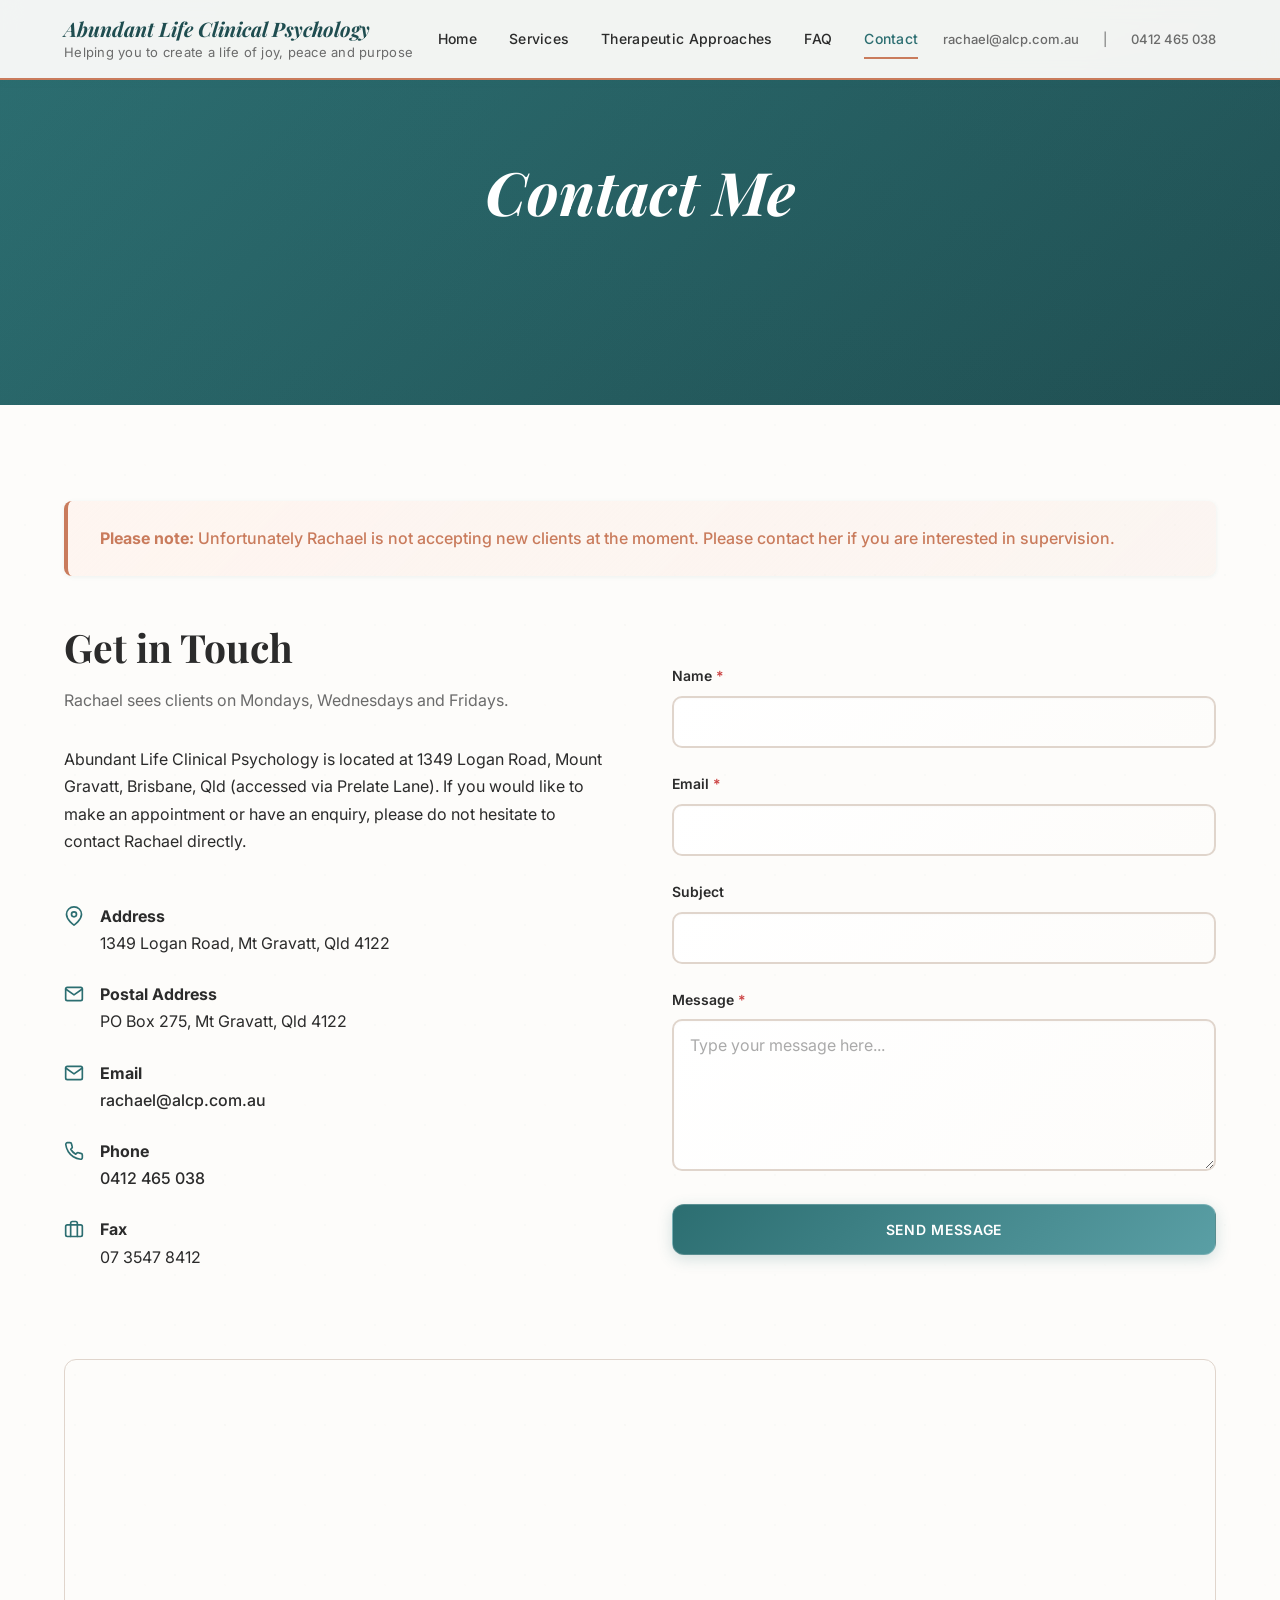
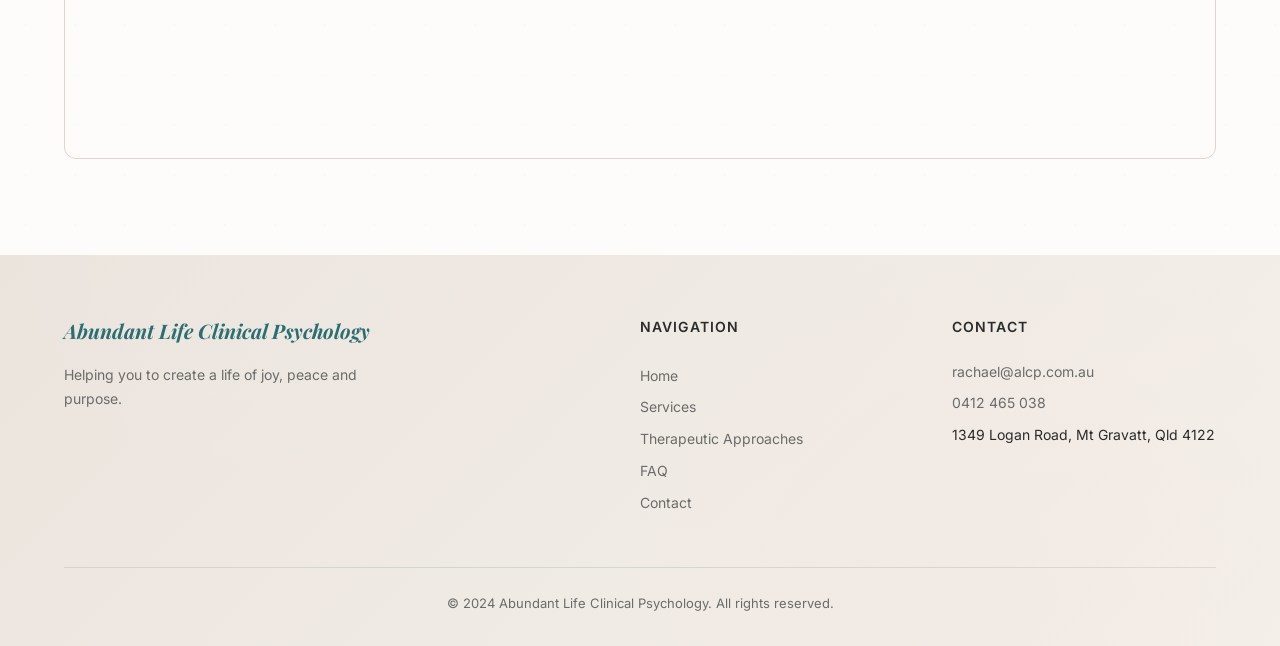
<file: contact.html>
<!DOCTYPE html>
<html lang="en">
<head>
  <meta charset="UTF-8">
  <meta name="viewport" content="width=device-width, initial-scale=1.0">
  <meta name="description" content="Contact Rachael Ambler at Abundant Life Clinical Psychology — 1349 Logan Road, Mt Gravatt, Brisbane. Phone: 0412 465 038.">
  <title>Contact | Abundant Life Clinical Psychology</title>

  <link rel="preconnect" href="https://fonts.googleapis.com">
  <link rel="preconnect" href="https://fonts.gstatic.com" crossorigin>
  <link href="https://fonts.googleapis.com/css2?family=Inter:wght@300;400;500;600;700&family=Playfair+Display:ital,wght@0,400;0,700;1,400;1,700&display=swap" rel="stylesheet">
  <link rel="stylesheet" href="css/styles.css">
</head>
<body>

  <a href="#main" class="skip-link">Skip to main content</a>
  <div class="nav-overlay" aria-hidden="true"></div>

  <!-- HEADER -->
  <header class="site-header">
    <div class="header-inner">
      <div class="site-logo">
        <a href="index.html">
          Abundant Life Clinical Psychology
          <span class="tagline">Helping you to create a life of joy, peace and purpose</span>
        </a>
      </div>
      <nav class="nav-links" aria-label="Main navigation">
        <a href="index.html">Home</a>
        <a href="services.html">Services</a>
        <a href="therapeutic-approaches.html">Therapeutic Approaches</a>
        <a href="faq.html">FAQ</a>
        <a href="contact.html" class="active">Contact</a>
      </nav>
      <div class="header-contact">
        <a href="mailto:rachael@alcp.com.au">rachael@alcp.com.au</a>
        <span>|</span>
        <a href="tel:0412465038">0412 465 038</a>
      </div>
      <button class="hamburger" aria-label="Toggle navigation" aria-expanded="false">
        <span></span><span></span><span></span>
      </button>
    </div>
  </header>

  <!-- HERO -->
  <section class="hero hero--short" aria-label="Contact banner" style="background: linear-gradient(135deg, var(--color-primary) 0%, var(--color-primary-dark) 100%);">
    <div class="hero__content">
      <h1 class="hero__title">Contact Me</h1>
    </div>
  </section>

  <main id="main">

    <section>
      <div class="container">

        <!-- ALERT BANNER -->
        <div class="alert-banner fade-in" role="alert">
          <p><strong>Please note:</strong> Unfortunately Rachael is not accepting new clients at the moment. Please contact her if you are interested in supervision.</p>
        </div>

        <div class="split">

          <!-- CONTACT DETAILS -->
          <div class="fade-in-left">
            <h2 style="margin-bottom: var(--sp-2);">Get in Touch</h2>
            <p class="text-muted" style="margin-bottom: var(--sp-4);">Rachael sees clients on Mondays, Wednesdays and Fridays.</p>
            <p style="margin-bottom: var(--sp-6);">Abundant Life Clinical Psychology is located at 1349 Logan Road, Mount Gravatt, Brisbane, Qld (accessed via Prelate Lane). If you would like to make an appointment or have an enquiry, please do not hesitate to contact Rachael directly.</p>

            <div class="contact-details">
              <div class="contact-item">
                <svg viewBox="0 0 24 24" fill="none" stroke="currentColor" stroke-width="2" stroke-linecap="round" stroke-linejoin="round"><path d="M21 10c0 7-9 13-9 13s-9-6-9-13a9 9 0 0 1 18 0z"></path><circle cx="12" cy="10" r="3"></circle></svg>
                <div>
                  <strong>Address</strong><br>
                  1349 Logan Road, Mt Gravatt, Qld 4122
                </div>
              </div>
              <div class="contact-item">
                <svg viewBox="0 0 24 24" fill="none" stroke="currentColor" stroke-width="2" stroke-linecap="round" stroke-linejoin="round"><path d="M4 4h16c1.1 0 2 .9 2 2v12c0 1.1-.9 2-2 2H4c-1.1 0-2-.9-2-2V6c0-1.1.9-2 2-2z"></path><polyline points="22,6 12,13 2,6"></polyline></svg>
                <div>
                  <strong>Postal Address</strong><br>
                  PO Box 275, Mt Gravatt, Qld 4122
                </div>
              </div>
              <div class="contact-item">
                <svg viewBox="0 0 24 24" fill="none" stroke="currentColor" stroke-width="2" stroke-linecap="round" stroke-linejoin="round"><path d="M4 4h16c1.1 0 2 .9 2 2v12c0 1.1-.9 2-2 2H4c-1.1 0-2-.9-2-2V6c0-1.1.9-2 2-2z"></path><polyline points="22,6 12,13 2,6"></polyline></svg>
                <div>
                  <strong>Email</strong><br>
                  <a href="mailto:rachael@alcp.com.au">rachael@alcp.com.au</a>
                </div>
              </div>
              <div class="contact-item">
                <svg viewBox="0 0 24 24" fill="none" stroke="currentColor" stroke-width="2" stroke-linecap="round" stroke-linejoin="round"><path d="M22 16.92v3a2 2 0 0 1-2.18 2 19.79 19.79 0 0 1-8.63-3.07 19.5 19.5 0 0 1-6-6 19.79 19.79 0 0 1-3.07-8.67A2 2 0 0 1 4.11 2h3a2 2 0 0 1 2 1.72 12.84 12.84 0 0 0 .7 2.81 2 2 0 0 1-.45 2.11L8.09 9.91a16 16 0 0 0 6 6l1.27-1.27a2 2 0 0 1 2.11-.45 12.84 12.84 0 0 0 2.81.7A2 2 0 0 1 22 16.92z"></path></svg>
                <div>
                  <strong>Phone</strong><br>
                  <a href="tel:0412465038">0412 465 038</a>
                </div>
              </div>
              <div class="contact-item">
                <svg viewBox="0 0 24 24" fill="none" stroke="currentColor" stroke-width="2" stroke-linecap="round" stroke-linejoin="round"><rect x="2" y="7" width="20" height="14" rx="2" ry="2"></rect><path d="M16 21V5a2 2 0 0 0-2-2h-4a2 2 0 0 0-2 2v16"></path></svg>
                <div>
                  <strong>Fax</strong><br>
                  07 3547 8412
                </div>
              </div>
            </div>
          </div>

          <!-- CONTACT FORM -->
          <div class="fade-in-right">
            <form class="contact-form" novalidate>
              <div class="form-group">
                <label for="name">Name <span style="color: #c44;">*</span></label>
                <input type="text" id="name" name="name" required autocomplete="name">
              </div>
              <div class="form-group">
                <label for="email">Email <span style="color: #c44;">*</span></label>
                <input type="email" id="email" name="email" required autocomplete="email">
              </div>
              <div class="form-group">
                <label for="subject">Subject</label>
                <input type="text" id="subject" name="subject">
              </div>
              <div class="form-group">
                <label for="message">Message <span style="color: #c44;">*</span></label>
                <textarea id="message" name="message" rows="6" placeholder="Type your message here..." required></textarea>
              </div>
              <button type="submit" class="btn btn--primary" style="width: 100%;">Send Message</button>
              <div class="form-success" role="status">Thanks for submitting! Rachael will get back to you soon.</div>
            </form>
          </div>

        </div>

        <!-- MAP -->
        <div class="map-container fade-in">
          <iframe
            src="https://www.google.com/maps/embed?pb=!1m18!1m12!1m3!1d3537.8547563!2d153.0827!3d-27.5535!2m3!1f0!2f0!3f0!3m2!1i1024!2i768!4f13.1!3m3!1m2!1s0x6b9144a3e!2s1349+Logan+Rd%2C+Mt+Gravatt+QLD+4122!5e0!3m2!1sen!2sau!4v1"
            width="100%"
            height="400"
            style="border:0;"
            allowfullscreen=""
            loading="lazy"
            referrerpolicy="no-referrer-when-downgrade"
            title="Map showing location of Abundant Life Clinical Psychology at 1349 Logan Road, Mt Gravatt">
          </iframe>
        </div>

      </div>
    </section>

  </main>

  <!-- FOOTER -->
  <footer class="site-footer">
    <div class="container">
      <div class="footer-inner">
        <div class="footer-brand">
          <div class="site-logo">
            <a href="index.html">Abundant Life Clinical Psychology</a>
          </div>
          <p>Helping you to create a life of joy, peace and purpose.</p>
        </div>
        <div class="footer-nav">
          <h4>Navigation</h4>
          <a href="index.html">Home</a>
          <a href="services.html">Services</a>
          <a href="therapeutic-approaches.html">Therapeutic Approaches</a>
          <a href="faq.html">FAQ</a>
          <a href="contact.html">Contact</a>
        </div>
        <div class="footer-contact">
          <h4>Contact</h4>
          <div class="footer-contact-item"><a href="mailto:rachael@alcp.com.au">rachael@alcp.com.au</a></div>
          <div class="footer-contact-item"><a href="tel:0412465038">0412 465 038</a></div>
          <div class="footer-contact-item">1349 Logan Road, Mt Gravatt, Qld 4122</div>
        </div>
      </div>
      <div class="footer-bottom">
        &copy; 2024 Abundant Life Clinical Psychology. All rights reserved.
      </div>
    </div>
  </footer>

  <script src="js/main.js"></script>
</body>
</html>
</file>
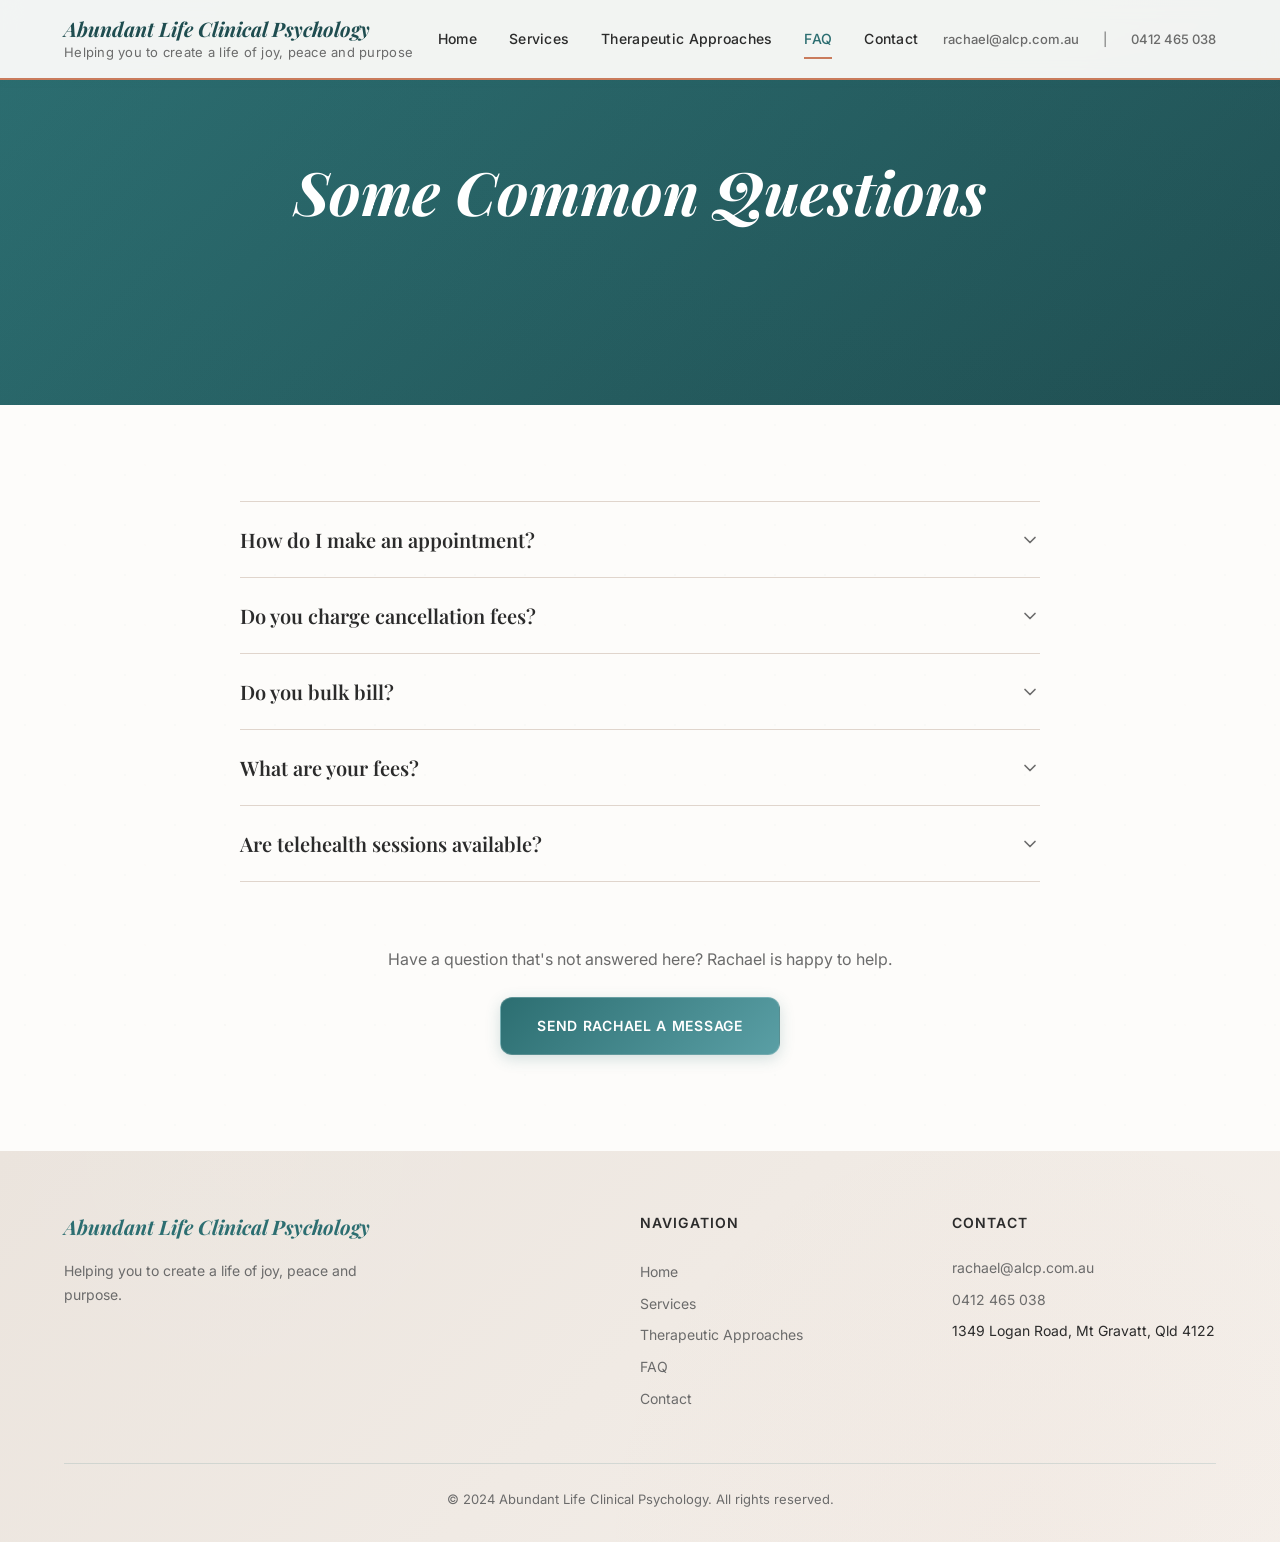
<file: faq.html>
<!DOCTYPE html>
<html lang="en">
<head>
  <meta charset="UTF-8">
  <meta name="viewport" content="width=device-width, initial-scale=1.0">
  <meta name="description" content="Frequently asked questions about appointments, fees, telehealth and more at Abundant Life Clinical Psychology.">
  <title>FAQ | Abundant Life Clinical Psychology</title>

  <link rel="preconnect" href="https://fonts.googleapis.com">
  <link rel="preconnect" href="https://fonts.gstatic.com" crossorigin>
  <link href="https://fonts.googleapis.com/css2?family=Inter:wght@300;400;500;600;700&family=Playfair+Display:ital,wght@0,400;0,700;1,400;1,700&display=swap" rel="stylesheet">
  <link rel="stylesheet" href="css/styles.css">
</head>
<body>

  <a href="#main" class="skip-link">Skip to main content</a>
  <div class="nav-overlay" aria-hidden="true"></div>

  <!-- HEADER -->
  <header class="site-header">
    <div class="header-inner">
      <div class="site-logo">
        <a href="index.html">
          Abundant Life Clinical Psychology
          <span class="tagline">Helping you to create a life of joy, peace and purpose</span>
        </a>
      </div>
      <nav class="nav-links" aria-label="Main navigation">
        <a href="index.html">Home</a>
        <a href="services.html">Services</a>
        <a href="therapeutic-approaches.html">Therapeutic Approaches</a>
        <a href="faq.html" class="active">FAQ</a>
        <a href="contact.html">Contact</a>
      </nav>
      <div class="header-contact">
        <a href="mailto:rachael@alcp.com.au">rachael@alcp.com.au</a>
        <span>|</span>
        <a href="tel:0412465038">0412 465 038</a>
      </div>
      <button class="hamburger" aria-label="Toggle navigation" aria-expanded="false">
        <span></span><span></span><span></span>
      </button>
    </div>
  </header>

  <!-- HERO -->
  <section class="hero hero--short" aria-label="FAQ banner" style="background: linear-gradient(135deg, var(--color-primary) 0%, var(--color-primary-dark) 100%);">
    <div class="hero__content">
      <h1 class="hero__title">Some Common Questions</h1>
    </div>
  </section>

  <main id="main">

    <section>
      <div class="container">
        <div class="fade-in">
          <div class="faq-list" role="list">

            <!-- Q1 -->
            <div class="faq-item" role="listitem">
              <button class="faq-question" aria-expanded="false">
                <span>How do I make an appointment?</span>
                <svg class="faq-chevron" viewBox="0 0 24 24" fill="none" stroke="currentColor" stroke-width="2" stroke-linecap="round" stroke-linejoin="round"><polyline points="6 9 12 15 18 9"></polyline></svg>
              </button>
              <div class="faq-answer" role="region">
                <div class="faq-answer__inner">
                  <p>Please call, text or email Rachael at the contact details provided on the <a href="contact.html">contacts page</a>. People have the choice of seeing Rachael privately, for which they may be entitled to receive a private health fund rebate.</p>
                  <p>If people are referred from their GP under a Mental Health Care Plan, they are able to receive a rebate from Medicare for up to 10 individual sessions and 10 group therapy sessions per calendar year. Because Rachael is an endorsed clinical Medicare provider, her clients currently receive a rebate of <strong>$145.25</strong> per individual session. (Sometimes this can be more if you have met the Medicare Safety Net Threshold). This means an out-of-pocket expense of <strong>$114.75</strong> per session.</p>
                  <p>Rachael is also registered with the Department of Veteran Affairs, and veterans who have a referral from their GP pay nothing out of pocket.</p>
                  <p>Once you have scheduled an appointment, you will be emailed more information.</p>
                </div>
              </div>
            </div>

            <!-- Q2 -->
            <div class="faq-item" role="listitem">
              <button class="faq-question" aria-expanded="false">
                <span>Do you charge cancellation fees?</span>
                <svg class="faq-chevron" viewBox="0 0 24 24" fill="none" stroke="currentColor" stroke-width="2" stroke-linecap="round" stroke-linejoin="round"><polyline points="6 9 12 15 18 9"></polyline></svg>
              </button>
              <div class="faq-answer" role="region">
                <div class="faq-answer__inner">
                  <p>If more than 24 hours notice is provided that you are unable to attend a session, no cancellation fee is applied. However, if less than 24 hours' notice is given, a cancellation fee of <strong>$120</strong> is applied, and if no notice is provided, the full rate of the session is charged.</p>
                </div>
              </div>
            </div>

            <!-- Q3 -->
            <div class="faq-item" role="listitem">
              <button class="faq-question" aria-expanded="false">
                <span>Do you bulk bill?</span>
                <svg class="faq-chevron" viewBox="0 0 24 24" fill="none" stroke="currentColor" stroke-width="2" stroke-linecap="round" stroke-linejoin="round"><polyline points="6 9 12 15 18 9"></polyline></svg>
              </button>
              <div class="faq-answer" role="region">
                <div class="faq-answer__inner">
                  <p>Due to the fact that her practice is very small and personal, Rachael does not see the amount of clients per week that would enable her to bulk bill. There are several community organisations and university clinics that either bulk bill or charge very low fees. Ask your Doctor to suggest an appropriate one for you.</p>
                </div>
              </div>
            </div>

            <!-- Q4 -->
            <div class="faq-item" role="listitem">
              <button class="faq-question" aria-expanded="false">
                <span>What are your fees?</span>
                <svg class="faq-chevron" viewBox="0 0 24 24" fill="none" stroke="currentColor" stroke-width="2" stroke-linecap="round" stroke-linejoin="round"><polyline points="6 9 12 15 18 9"></polyline></svg>
              </button>
              <div class="faq-answer" role="region">
                <div class="faq-answer__inner">
                  <p>The cost of a 55-minute consultation is <strong>$260</strong>. Reports and letters that are requested may incur additional fees.</p>
                  <p>A 60-minute supervision consultation is <strong>$210</strong> for clinical registrars, and <strong>$231</strong> (GST inc) for other therapists.</p>
                </div>
              </div>
            </div>

            <!-- Q5 -->
            <div class="faq-item" role="listitem">
              <button class="faq-question" aria-expanded="false">
                <span>Are telehealth sessions available?</span>
                <svg class="faq-chevron" viewBox="0 0 24 24" fill="none" stroke="currentColor" stroke-width="2" stroke-linecap="round" stroke-linejoin="round"><polyline points="6 9 12 15 18 9"></polyline></svg>
              </button>
              <div class="faq-answer" role="region">
                <div class="faq-answer__inner">
                  <p>Rachael sees people face-to-face as well as through telehealth.</p>
                </div>
              </div>
            </div>

          </div>
        </div>

        <!-- CTA below FAQ -->
        <div class="fade-in" style="text-align: center; margin-top: var(--sp-8);">
          <p style="color: var(--color-text-muted); margin-bottom: var(--sp-3);">Have a question that's not answered here? Rachael is happy to help.</p>
          <a href="contact.html" class="btn btn--primary">Send Rachael a Message</a>
        </div>

      </div>
    </section>


  </main>

  <!-- FOOTER -->
  <footer class="site-footer">
    <div class="container">
      <div class="footer-inner">
        <div class="footer-brand">
          <div class="site-logo">
            <a href="index.html">Abundant Life Clinical Psychology</a>
          </div>
          <p>Helping you to create a life of joy, peace and purpose.</p>
        </div>
        <div class="footer-nav">
          <h4>Navigation</h4>
          <a href="index.html">Home</a>
          <a href="services.html">Services</a>
          <a href="therapeutic-approaches.html">Therapeutic Approaches</a>
          <a href="faq.html">FAQ</a>
          <a href="contact.html">Contact</a>
        </div>
        <div class="footer-contact">
          <h4>Contact</h4>
          <div class="footer-contact-item"><a href="mailto:rachael@alcp.com.au">rachael@alcp.com.au</a></div>
          <div class="footer-contact-item"><a href="tel:0412465038">0412 465 038</a></div>
          <div class="footer-contact-item">1349 Logan Road, Mt Gravatt, Qld 4122</div>
        </div>
      </div>
      <div class="footer-bottom">
        &copy; 2024 Abundant Life Clinical Psychology. All rights reserved.
      </div>
    </div>
  </footer>

  <script src="js/main.js"></script>
</body>
</html>
</file>
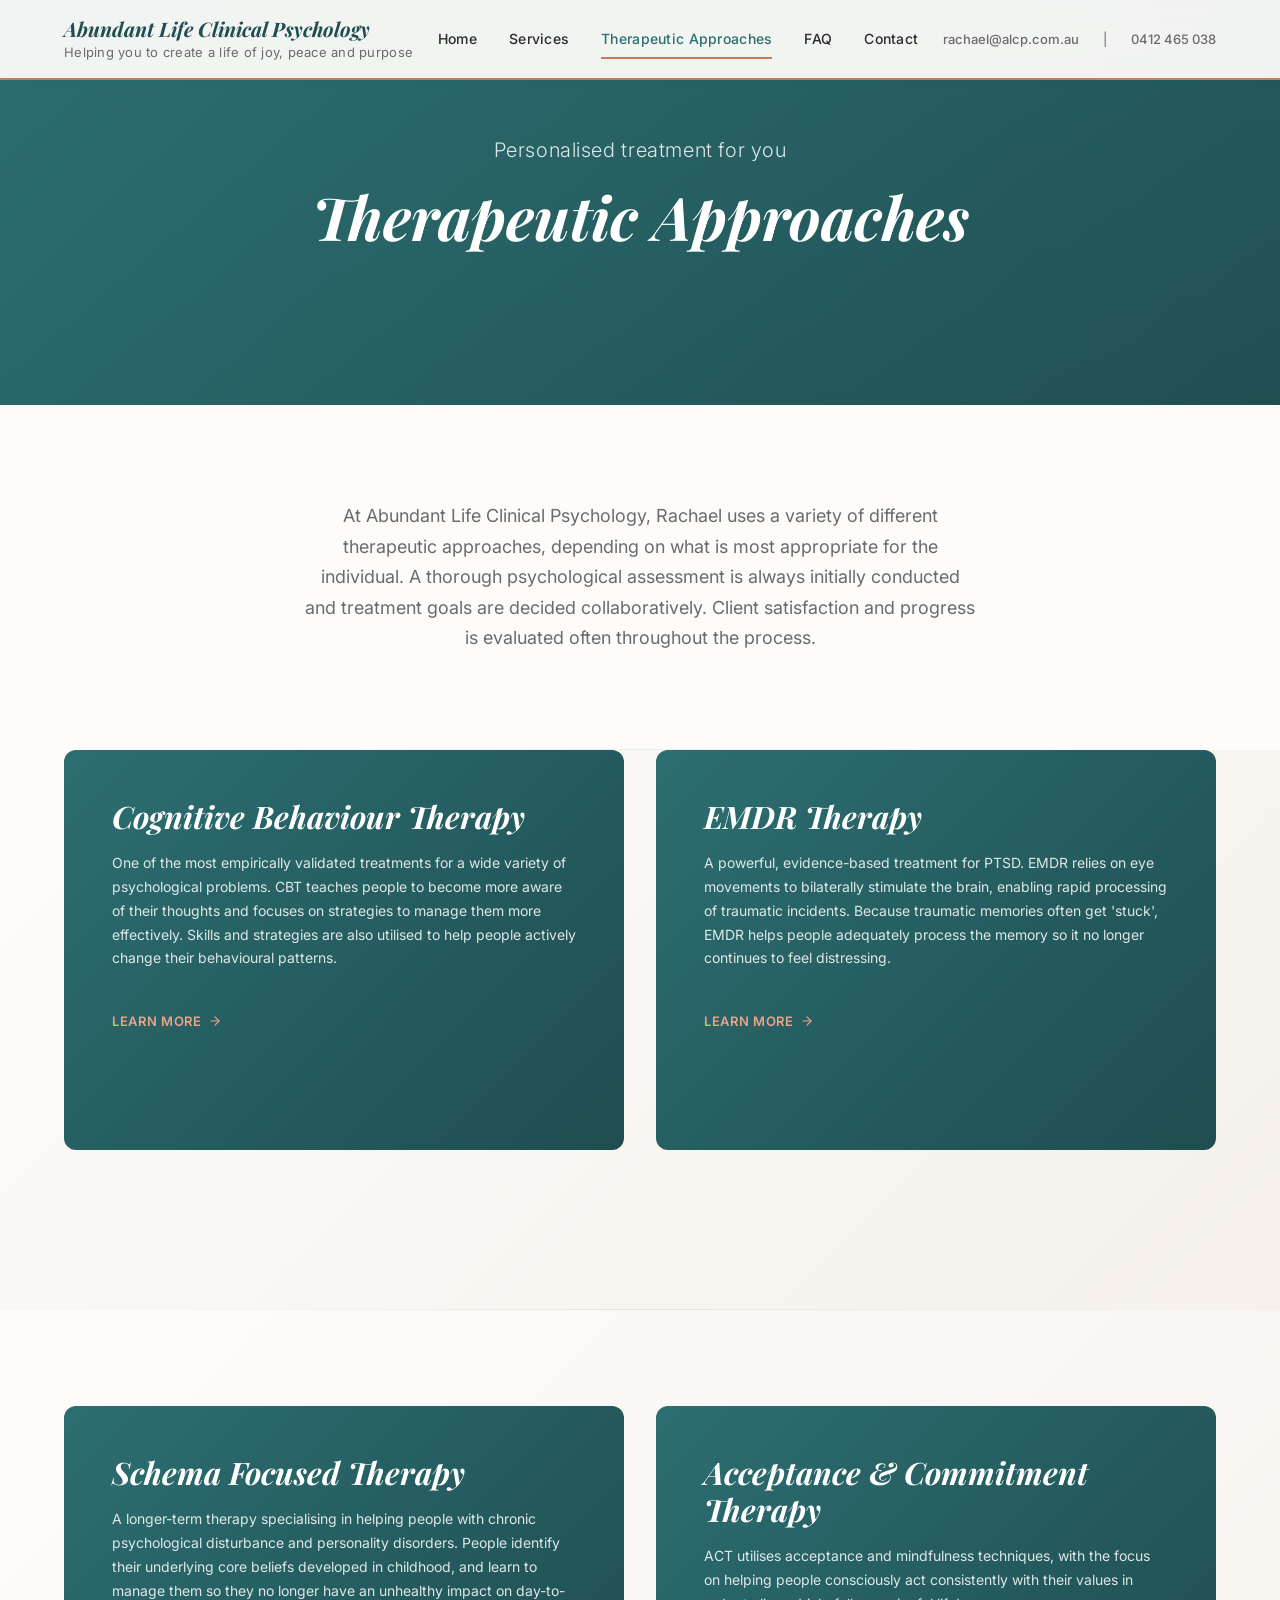
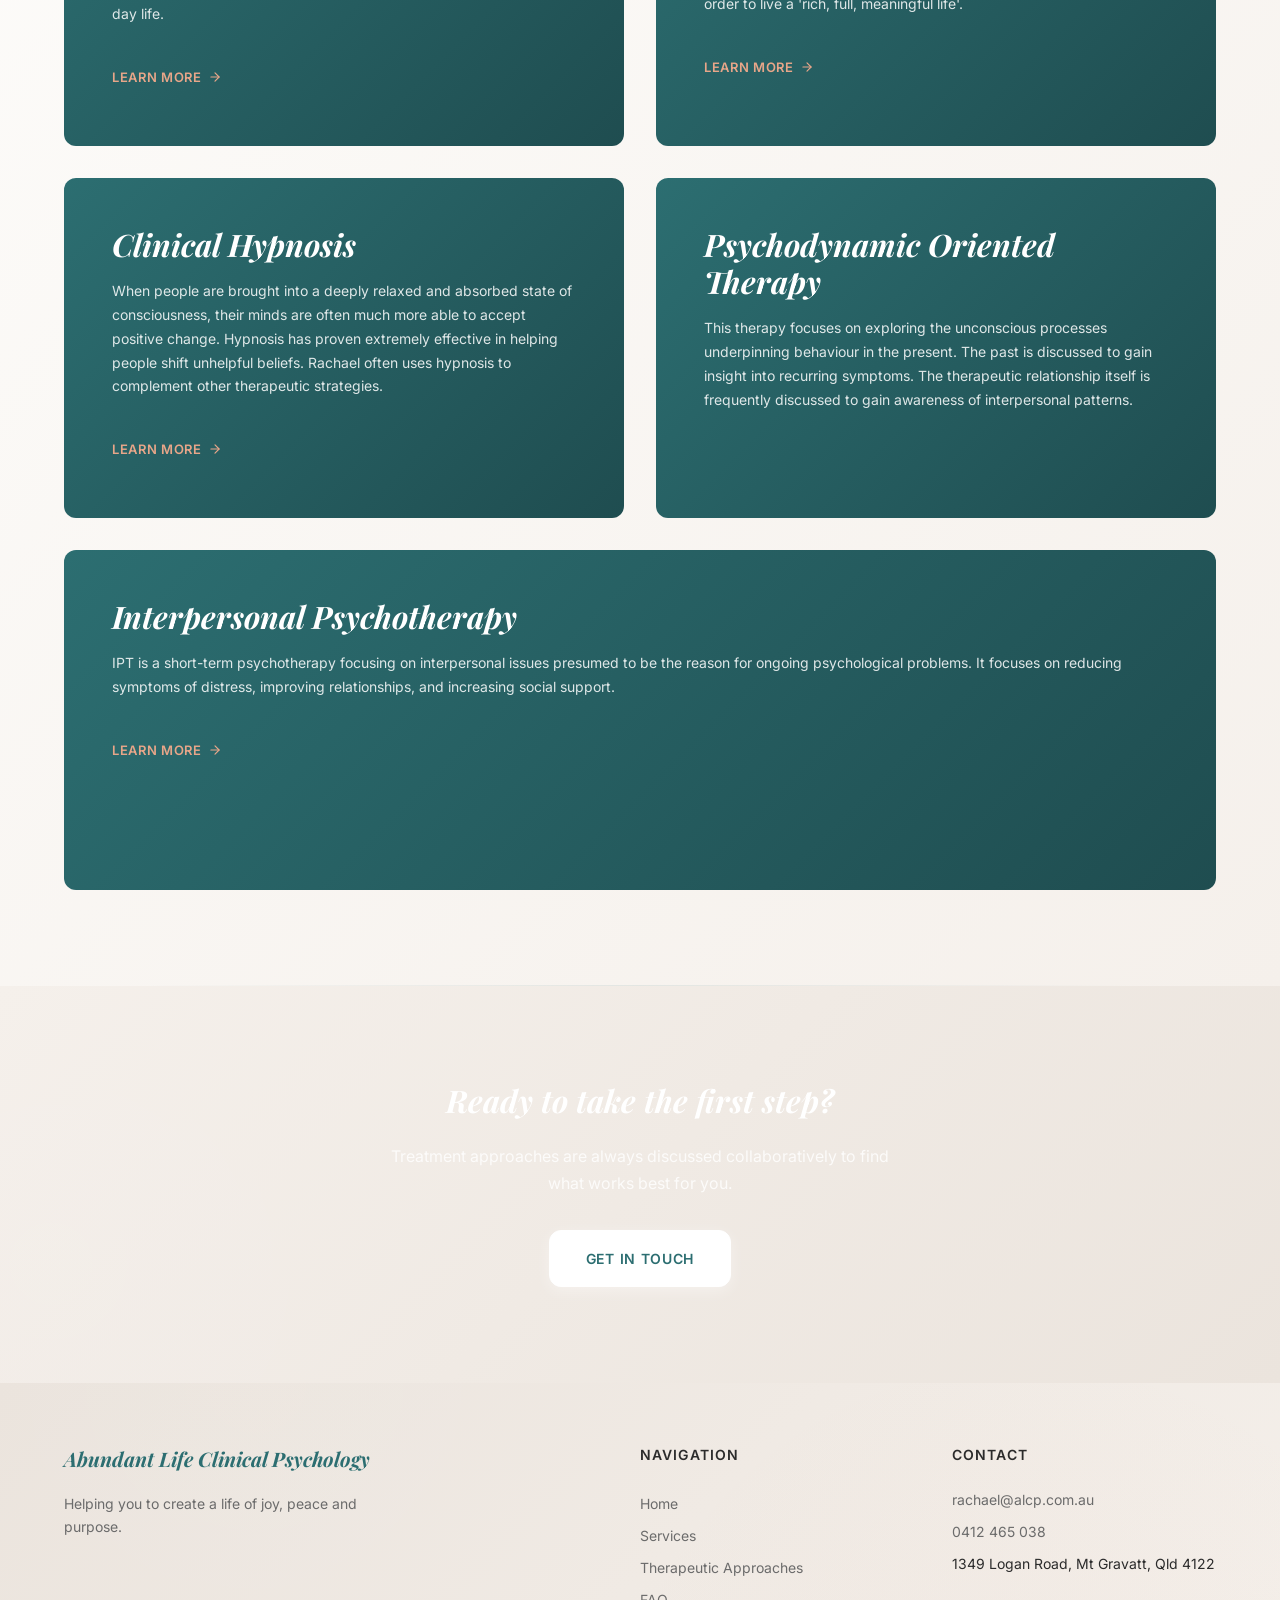
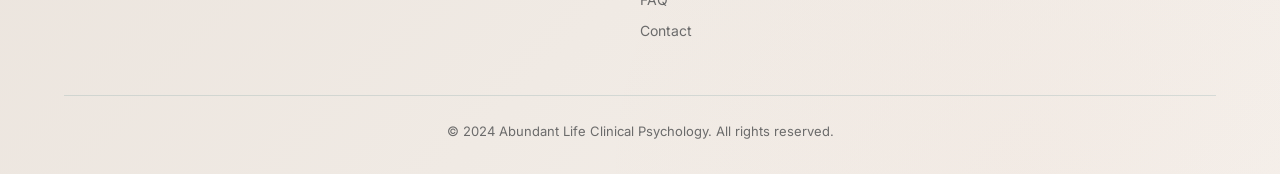
<file: therapeutic-approaches.html>
<!DOCTYPE html>
<html lang="en">
<head>
  <meta charset="UTF-8">
  <meta name="viewport" content="width=device-width, initial-scale=1.0">
  <meta name="description" content="Therapeutic approaches used at Abundant Life Clinical Psychology — CBT, EMDR, Schema Therapy, ACT, Clinical Hypnosis, and more.">
  <title>Therapeutic Approaches | Abundant Life Clinical Psychology</title>

  <link rel="preconnect" href="https://fonts.googleapis.com">
  <link rel="preconnect" href="https://fonts.gstatic.com" crossorigin>
  <link href="https://fonts.googleapis.com/css2?family=Inter:wght@300;400;500;600;700&family=Playfair+Display:ital,wght@0,400;0,700;1,400;1,700&display=swap" rel="stylesheet">
  <link rel="stylesheet" href="css/styles.css">
</head>
<body>

  <a href="#main" class="skip-link">Skip to main content</a>
  <div class="nav-overlay" aria-hidden="true"></div>

  <!-- HEADER -->
  <header class="site-header">
    <div class="header-inner">
      <div class="site-logo">
        <a href="index.html">
          Abundant Life Clinical Psychology
          <span class="tagline">Helping you to create a life of joy, peace and purpose</span>
        </a>
      </div>
      <nav class="nav-links" aria-label="Main navigation">
        <a href="index.html">Home</a>
        <a href="services.html">Services</a>
        <a href="therapeutic-approaches.html" class="active">Therapeutic Approaches</a>
        <a href="faq.html">FAQ</a>
        <a href="contact.html">Contact</a>
      </nav>
      <div class="header-contact">
        <a href="mailto:rachael@alcp.com.au">rachael@alcp.com.au</a>
        <span>|</span>
        <a href="tel:0412465038">0412 465 038</a>
      </div>
      <button class="hamburger" aria-label="Toggle navigation" aria-expanded="false">
        <span></span><span></span><span></span>
      </button>
    </div>
  </header>

  <!-- HERO -->
  <section class="hero hero--short" aria-label="Therapeutic approaches banner" style="background: linear-gradient(135deg, var(--color-primary) 0%, var(--color-primary-dark) 100%);">
    <div class="hero__content">
      <p class="hero__subtitle" style="margin-bottom: var(--sp-2);">Personalised treatment for you</p>
      <h1 class="hero__title">Therapeutic Approaches</h1>
    </div>
  </section>

  <main id="main">

    <!-- INTRO -->
    <section>
      <div class="container container--narrow" style="text-align: center;">
        <div class="fade-in">
          <p style="font-size: var(--fs-md); color: var(--color-text-muted);">At Abundant Life Clinical Psychology, Rachael uses a variety of different therapeutic approaches, depending on what is most appropriate for the individual. A thorough psychological assessment is always initially conducted and treatment goals are decided collaboratively. Client satisfaction and progress is evaluated often throughout the process.</p>
        </div>
      </div>
    </section>

    <!-- FEATURED THERAPIES (CBT & EMDR) -->
    <section class="section--alt" style="padding-top: 0;">
      <div class="container">
        <div class="fade-in">
          <div class="therapy-featured">

            <article class="therapy-card--featured" style="background: linear-gradient(135deg, var(--color-primary) 0%, var(--color-primary-dark) 100%);">
              <div class="therapy-card__content">
                <h3>Cognitive Behaviour Therapy</h3>
                <p>One of the most empirically validated treatments for a wide variety of psychological problems. CBT teaches people to become more aware of their thoughts and focuses on strategies to manage them more effectively. Skills and strategies are also utilised to help people actively change their behavioural patterns.</p>
                <a href="https://beckinstitute.org/about/understanding-cbt/" target="_blank" rel="noopener" class="therapy-card__link" style="color: var(--color-accent-light);">
                  Learn more
                  <svg viewBox="0 0 24 24" fill="none" stroke="currentColor" stroke-width="2" stroke-linecap="round" stroke-linejoin="round"><line x1="5" y1="12" x2="19" y2="12"></line><polyline points="12 5 19 12 12 19"></polyline></svg>
                </a>
              </div>
            </article>

            <article class="therapy-card--featured" style="background: linear-gradient(135deg, var(--color-primary) 0%, var(--color-primary-dark) 100%);">
              <div class="therapy-card__content">
                <h3>EMDR Therapy</h3>
                <p>A powerful, evidence-based treatment for PTSD. EMDR relies on eye movements to bilaterally stimulate the brain, enabling rapid processing of traumatic incidents. Because traumatic memories often get 'stuck', EMDR helps people adequately process the memory so it no longer continues to feel distressing.</p>
                <a href="https://www.emdraa.org" target="_blank" rel="noopener" class="therapy-card__link" style="color: var(--color-accent-light);">
                  Learn more
                  <svg viewBox="0 0 24 24" fill="none" stroke="currentColor" stroke-width="2" stroke-linecap="round" stroke-linejoin="round"><line x1="5" y1="12" x2="19" y2="12"></line><polyline points="12 5 19 12 12 19"></polyline></svg>
                </a>
              </div>
            </article>

          </div>
        </div>
      </div>
    </section>

    <!-- OTHER APPROACHES -->
    <section class="section--green">
      <div class="container">
        <div class="therapy-grid">

          <article class="therapy-card--featured fade-in" style="background: linear-gradient(135deg, var(--color-primary) 0%, var(--color-primary-dark) 100%); min-height: 340px;">
            <div class="therapy-card__content">
              <h3>Schema Focused Therapy</h3>
              <p>A longer-term therapy specialising in helping people with chronic psychological disturbance and personality disorders. People identify their underlying core beliefs developed in childhood, and learn to manage them so they no longer have an unhealthy impact on day-to-day life.</p>
              <a href="https://www.schematherapy.com" target="_blank" rel="noopener" class="therapy-card__link" style="color: var(--color-accent-light);">
                Learn more
                <svg viewBox="0 0 24 24" fill="none" stroke="currentColor" stroke-width="2" stroke-linecap="round" stroke-linejoin="round"><line x1="5" y1="12" x2="19" y2="12"></line><polyline points="12 5 19 12 12 19"></polyline></svg>
              </a>
            </div>
          </article>

          <article class="therapy-card--featured fade-in" style="background: linear-gradient(135deg, var(--color-primary) 0%, var(--color-primary-dark) 100%); min-height: 340px;">
            <div class="therapy-card__content">
              <h3>Acceptance &amp; Commitment Therapy</h3>
              <p>ACT utilises acceptance and mindfulness techniques, with the focus on helping people consciously act consistently with their values in order to live a 'rich, full, meaningful life'.</p>
              <a href="https://www.actmindfully.com.au" target="_blank" rel="noopener" class="therapy-card__link" style="color: var(--color-accent-light);">
                Learn more
                <svg viewBox="0 0 24 24" fill="none" stroke="currentColor" stroke-width="2" stroke-linecap="round" stroke-linejoin="round"><line x1="5" y1="12" x2="19" y2="12"></line><polyline points="12 5 19 12 12 19"></polyline></svg>
              </a>
            </div>
          </article>

          <article class="therapy-card--featured fade-in" style="background: linear-gradient(135deg, var(--color-primary) 0%, var(--color-primary-dark) 100%); min-height: 340px;">
            <div class="therapy-card__content">
              <h3>Clinical Hypnosis</h3>
              <p>When people are brought into a deeply relaxed and absorbed state of consciousness, their minds are often much more able to accept positive change. Hypnosis has proven extremely effective in helping people shift unhelpful beliefs. Rachael often uses hypnosis to complement other therapeutic strategies.</p>
              <a href="https://www.asch.com.au" target="_blank" rel="noopener" class="therapy-card__link" style="color: var(--color-accent-light);">
                Learn more
                <svg viewBox="0 0 24 24" fill="none" stroke="currentColor" stroke-width="2" stroke-linecap="round" stroke-linejoin="round"><line x1="5" y1="12" x2="19" y2="12"></line><polyline points="12 5 19 12 12 19"></polyline></svg>
              </a>
            </div>
          </article>

          <article class="therapy-card--featured fade-in" style="background: linear-gradient(135deg, var(--color-primary) 0%, var(--color-primary-dark) 100%); min-height: 340px;">
            <div class="therapy-card__content">
              <h3>Psychodynamic Oriented Therapy</h3>
              <p>This therapy focuses on exploring the unconscious processes underpinning behaviour in the present. The past is discussed to gain insight into recurring symptoms. The therapeutic relationship itself is frequently discussed to gain awareness of interpersonal patterns.</p>
            </div>
          </article>

          <article class="therapy-card--featured fade-in" style="background: linear-gradient(135deg, var(--color-primary) 0%, var(--color-primary-dark) 100%); min-height: 340px; grid-column: 1 / -1; max-width: 100%;">
            <div class="therapy-card__content">
              <h3>Interpersonal Psychotherapy</h3>
              <p>IPT is a short-term psychotherapy focusing on interpersonal issues presumed to be the reason for ongoing psychological problems. It focuses on reducing symptoms of distress, improving relationships, and increasing social support.</p>
              <a href="https://iptinstitute.com/about-ipt/" target="_blank" rel="noopener" class="therapy-card__link" style="color: var(--color-accent-light);">
                Learn more
                <svg viewBox="0 0 24 24" fill="none" stroke="currentColor" stroke-width="2" stroke-linecap="round" stroke-linejoin="round"><line x1="5" y1="12" x2="19" y2="12"></line><polyline points="12 5 19 12 12 19"></polyline></svg>
              </a>
            </div>
          </article>

        </div>
      </div>
    </section>

    <!-- CTA -->
    <section class="section--dark">
      <div class="container" style="text-align: center;">
        <div class="fade-in">
          <h3 style="font-style: italic; color: var(--color-white); margin-bottom: var(--sp-3);">Ready to take the first step?</h3>
          <p style="color: rgba(255,255,255,0.8); max-width: 500px; margin: 0 auto var(--sp-4);">Treatment approaches are always discussed collaboratively to find what works best for you.</p>
          <a href="contact.html" class="btn btn--white">Get in Touch</a>
        </div>
      </div>
    </section>

  </main>

  <!-- FOOTER -->
  <footer class="site-footer">
    <div class="container">
      <div class="footer-inner">
        <div class="footer-brand">
          <div class="site-logo">
            <a href="index.html">Abundant Life Clinical Psychology</a>
          </div>
          <p>Helping you to create a life of joy, peace and purpose.</p>
        </div>
        <div class="footer-nav">
          <h4>Navigation</h4>
          <a href="index.html">Home</a>
          <a href="services.html">Services</a>
          <a href="therapeutic-approaches.html">Therapeutic Approaches</a>
          <a href="faq.html">FAQ</a>
          <a href="contact.html">Contact</a>
        </div>
        <div class="footer-contact">
          <h4>Contact</h4>
          <div class="footer-contact-item"><a href="mailto:rachael@alcp.com.au">rachael@alcp.com.au</a></div>
          <div class="footer-contact-item"><a href="tel:0412465038">0412 465 038</a></div>
          <div class="footer-contact-item">1349 Logan Road, Mt Gravatt, Qld 4122</div>
        </div>
      </div>
      <div class="footer-bottom">
        &copy; 2024 Abundant Life Clinical Psychology. All rights reserved.
      </div>
    </div>
  </footer>

  <script src="js/main.js"></script>
</body>
</html>
</file>
<file: css/styles.css>
/* ============================================
   ABUNDANT LIFE CLINICAL PSYCHOLOGY
   Design System & Styles
   ============================================ */

/* --- Custom Properties --- */
:root {
  /* Colors — Warm Sophisticated Palette */
  --color-primary: #2C6E71;          /* warm teal-green (sophisticated, welcoming) */
  --color-primary-dark: #1F4D50;     /* darker teal for text and hovers */
  --color-primary-light: #5A9FA5;    /* lighter teal for secondary actions */
  --color-accent: #C97B5C;           /* warm terracotta (replaces gold) */
  --color-accent-light: #E8A689;     /* light terracotta */
  --color-accent-sage: #A4AC86;      /* soft sage green accent */
  --color-bg: #FDFCFA;              /* warm cream white (not green-tinted) */
  --color-bg-alt: #F5F0EB;          /* warm beige/taupe */
  --color-bg-warm: #EBE4DD;         /* deeper warm tone for premium sections */
  --color-text: #2B2B2B;            /* warm dark gray */
  --color-text-muted: #6B6B6B;      /* softer gray */
  --color-white: #FFFFFF;
  --color-border: #E0D5CC;          /* warm neutral border */
  --color-alert: #C97B5C;           /* terracotta for alerts */
  --color-alert-bg: #FEF5F0;        /* warm alert background */
  --color-copper: #B8860B;          /* luxury copper/gold accent */

  /* Typography */
  --font-heading: 'Playfair Display', 'Georgia', serif;
  --font-body: 'Inter', -apple-system, BlinkMacSystemFont, 'Segoe UI', sans-serif;
  --fs-xs: 0.8125rem;   /* 13px */
  --fs-sm: 0.875rem;     /* 14px */
  --fs-base: 1rem;       /* 16px */
  --fs-md: 1.125rem;     /* 18px */
  --fs-lg: 1.25rem;      /* 20px */
  --fs-xl: 1.5625rem;    /* 25px */
  --fs-2xl: 1.9375rem;   /* 31px */
  --fs-3xl: 2.4375rem;   /* 39px */
  --fs-4xl: 3.0625rem;   /* 49px */
  --fs-hero: 3.75rem;    /* 60px */
  --lh-tight: 1.2;
  --lh-base: 1.7;
  --lh-loose: 1.85;
  --ls-heading: 0.5px;   /* letter-spacing for headings */
  --fw-light: 300;       /* light font weight */

  /* Spacing */
  --sp-1: 0.5rem;    /* 8px */
  --sp-2: 1rem;      /* 16px */
  --sp-3: 1.5rem;    /* 24px */
  --sp-4: 2rem;      /* 32px */
  --sp-6: 3rem;      /* 48px */
  --sp-8: 4rem;      /* 64px */
  --sp-12: 6rem;     /* 96px */
  --sp-16: 8rem;     /* 128px */

  /* Layout */
  --max-width: 1200px;
  --max-width-narrow: 720px;

  /* Shadows — warm teal-tinted for premium feel */
  --shadow-sm: 0 1px 4px rgba(44,110,113,0.08);
  --shadow-md: 0 4px 16px rgba(44,110,113,0.12);
  --shadow-lg: 0 8px 30px rgba(44,110,113,0.16);
  --shadow-xl: 0 16px 48px rgba(44,110,113,0.18);

  /* Transitions with premium easing */
  --transition-fast: 200ms cubic-bezier(0.4, 0, 0.6, 1);
  --transition-base: 300ms cubic-bezier(0.4, 0, 0.2, 1);
  --transition-slow: 500ms cubic-bezier(0.4, 0, 0.2, 1);

  /* Header */
  --header-height: 80px;
  --header-height-scrolled: 64px;
}


/* --- Reset --- */
*,
*::before,
*::after {
  margin: 0;
  padding: 0;
  box-sizing: border-box;
}

html {
  scroll-behavior: smooth;
  -webkit-text-size-adjust: 100%;
}

body {
  font-family: var(--font-body);
  font-size: var(--fs-base);
  line-height: var(--lh-base);
  color: var(--color-text);
  background-color: var(--color-bg);
  -webkit-font-smoothing: antialiased;
  -moz-osx-font-smoothing: grayscale;
}

img {
  max-width: 100%;
  height: auto;
  display: block;
}

a {
  color: var(--color-primary);
  text-decoration: none;
  transition: color var(--transition-fast);
}

a:hover {
  color: var(--color-primary-dark);
}

ul, ol {
  list-style: none;
}

button {
  font-family: inherit;
  cursor: pointer;
  border: none;
  background: none;
}

input, textarea, select {
  font-family: inherit;
  font-size: inherit;
}


/* --- Skip Link (Accessibility) --- */
.skip-link {
  position: absolute;
  top: -100%;
  left: var(--sp-2);
  background: var(--color-primary);
  color: var(--color-white);
  padding: var(--sp-1) var(--sp-2);
  border-radius: 0 0 4px 4px;
  z-index: 1000;
  font-size: var(--fs-sm);
}

.skip-link:focus {
  top: 0;
  color: var(--color-white);
}


/* --- Typography --- */
h1, h2, h3, h4, h5, h6 {
  font-family: var(--font-heading);
  font-weight: 700;
  line-height: var(--lh-tight);
  color: var(--color-text);
}

h1 { font-size: var(--fs-4xl); }
h2 { font-size: var(--fs-3xl); }
h3 { font-size: var(--fs-2xl); }
h4 { font-size: var(--fs-xl); }

p {
  margin-bottom: var(--sp-3);
}

p:last-child {
  margin-bottom: 0;
}

.text-italic {
  font-style: italic;
}

.text-muted {
  color: var(--color-text-muted);
}

.text-center {
  text-align: center;
}


/* --- Layout --- */
.container {
  width: 100%;
  max-width: var(--max-width);
  margin: 0 auto;
  padding: 0 var(--sp-3);
}

.container--narrow {
  max-width: var(--max-width-narrow);
}

section {
  padding: var(--sp-12) 0;
}

.section--alt {
  background: linear-gradient(135deg, var(--color-bg) 0%, var(--color-bg-alt) 100%);
  transition: all var(--transition-slow);
}

.section--dark {
  background: linear-gradient(135deg, var(--color-bg-alt) 0%, var(--color-bg-warm) 100%);
  color: var(--color-text);
}

.section--green {
  background: linear-gradient(135deg, var(--color-bg) 0%, var(--color-bg-alt) 100%);
  opacity: 1;
}

.section--dark h2,
.section--dark h3,
.section--dark h4 {
  color: var(--color-text);
}

.section--dark .text-muted {
  color: var(--color-text-muted);
}

.section--dark a {
  color: var(--color-primary);
}

.section--dark a:hover {
  color: var(--color-accent);
}


/* --- Split Layout --- */
.split {
  display: grid;
  grid-template-columns: 1fr 1fr;
  gap: var(--sp-8);
  align-items: center;
}

.split--60-40 {
  grid-template-columns: 3fr 2fr;
}

.split--40-60 {
  grid-template-columns: 2fr 3fr;
}

.split--reverse {
  direction: rtl;
}

.split--reverse > * {
  direction: ltr;
}


/* --- Buttons --- */
.btn {
  display: inline-flex;
  align-items: center;
  justify-content: center;
  padding: 1rem 2.25rem;
  font-family: var(--font-body);
  font-size: var(--fs-sm);
  font-weight: 600;
  letter-spacing: 0.05em;
  text-transform: uppercase;
  border-radius: 12px;
  transition: all var(--transition-base);
  cursor: pointer;
  text-decoration: none;
  position: relative;
  overflow: hidden;
}

.btn--primary {
  background: linear-gradient(135deg, var(--color-primary) 0%, var(--color-primary-light) 100%);
  color: var(--color-white);
  border: 1px solid rgba(255, 255, 255, 0.2);
  box-shadow: 0 4px 15px rgba(44, 110, 113, 0.2);
}

.btn--primary:hover {
  background: linear-gradient(135deg, var(--color-primary-light) 0%, var(--color-primary) 100%);
  color: var(--color-white);
  transform: translateY(-2px);
  box-shadow: 0 8px 25px rgba(44, 110, 113, 0.3);
}

.btn--secondary {
  background-color: transparent;
  color: var(--color-primary);
  border: 2px solid var(--color-primary);
  box-shadow: 0 2px 8px rgba(44, 110, 113, 0.1);
}

.btn--secondary:hover {
  background-color: var(--color-primary);
  color: var(--color-white);
  transform: translateY(-2px);
  box-shadow: 0 8px 20px rgba(44, 110, 113, 0.2);
}

.btn--accent {
  background: linear-gradient(135deg, var(--color-accent) 0%, var(--color-accent-light) 100%);
  color: var(--color-white);
  border: 1px solid rgba(255, 255, 255, 0.2);
  box-shadow: 0 4px 15px rgba(201, 123, 92, 0.2);
}

.btn--accent:hover {
  background: linear-gradient(135deg, var(--color-accent-light) 0%, var(--color-accent) 100%);
  color: var(--color-white);
  transform: translateY(-2px);
  box-shadow: 0 8px 25px rgba(201, 123, 92, 0.3);
}

.btn--white {
  background-color: var(--color-white);
  color: var(--color-primary);
  border: 1px solid var(--color-white);
  box-shadow: 0 4px 15px rgba(255, 255, 255, 0.4);
}

.btn--white:hover {
  background-color: rgba(255, 255, 255, 0.95);
  color: var(--color-primary);
  transform: translateY(-2px);
  box-shadow: 0 8px 25px rgba(255, 255, 255, 0.5);
}

.btn:focus-visible {
  outline: 3px solid var(--color-accent);
  outline-offset: 2px;
}


/* ============================================
   HEADER
   ============================================ */
.site-header {
  position: fixed;
  top: 0;
  left: 0;
  right: 0;
  z-index: 100;
  background-color: rgba(253, 252, 250, 0.95);
  backdrop-filter: blur(10px);
  -webkit-backdrop-filter: blur(10px);
  border-bottom: 2px solid var(--color-accent);
  transition: all var(--transition-base);
  height: var(--header-height);
  display: flex;
  align-items: center;
  box-shadow: 0 2px 8px rgba(44, 110, 113, 0.05);
}

.site-header.scrolled {
  height: var(--header-height-scrolled);
  box-shadow: 0 4px 16px rgba(44, 110, 113, 0.1);
  background-color: rgba(253, 252, 250, 0.98);
}

.header-inner {
  display: flex;
  align-items: center;
  justify-content: space-between;
  width: 100%;
  max-width: var(--max-width);
  margin: 0 auto;
  padding: 0 var(--sp-3);
}

.site-logo a {
  font-family: var(--font-heading);
  font-size: var(--fs-lg);
  font-style: italic;
  font-weight: 700;
  color: var(--color-primary-dark);
  text-decoration: none;
  line-height: var(--lh-tight);
}

.site-logo a:hover {
  color: var(--color-primary);
}

.site-logo .tagline {
  display: block;
  font-family: var(--font-body);
  font-size: var(--fs-xs);
  font-style: normal;
  font-weight: 400;
  color: var(--color-text-muted);
  letter-spacing: 0.02em;
}

.site-header.scrolled .tagline {
  display: none;
}

.nav-links {
  display: flex;
  align-items: center;
  gap: var(--sp-4);
}

.nav-links a {
  font-size: var(--fs-sm);
  font-weight: 500;
  color: var(--color-text);
  text-decoration: none;
  letter-spacing: 0.02em;
  position: relative;
  padding: var(--sp-1) 0;
}

.nav-links a::after {
  content: '';
  position: absolute;
  bottom: 0;
  left: 0;
  width: 0;
  height: 2px;
  background-color: var(--color-accent);
  transition: width var(--transition-base);
}

.nav-links a:hover::after,
.nav-links a.active::after {
  width: 100%;
}

.nav-links a.active {
  color: var(--color-primary);
}

.header-contact {
  display: flex;
  align-items: center;
  gap: var(--sp-3);
  font-size: var(--fs-xs);
  color: var(--color-text-muted);
}

.header-contact a {
  color: var(--color-text-muted);
  font-weight: 500;
}

.header-contact a:hover {
  color: var(--color-primary);
}

/* Hamburger */
.hamburger {
  display: none;
  flex-direction: column;
  gap: 5px;
  padding: var(--sp-1);
  z-index: 200;
}

.hamburger span {
  display: block;
  width: 24px;
  height: 2px;
  background-color: var(--color-text);
  transition: all var(--transition-base);
  transform-origin: center;
}

.hamburger.active span:nth-child(1) {
  transform: rotate(45deg) translate(5px, 5px);
}

.hamburger.active span:nth-child(2) {
  opacity: 0;
}

.hamburger.active span:nth-child(3) {
  transform: rotate(-45deg) translate(5px, -5px);
}


/* ============================================
   HERO SECTIONS
   ============================================ */
.hero {
  position: relative;
  display: flex;
  align-items: center;
  justify-content: center;
  text-align: center;
  min-height: 100vh;
  padding: var(--sp-16) var(--sp-3);
  overflow: hidden;
  background-color: var(--color-primary-dark);
}

.hero--short {
  min-height: 45vh;
  background:
    radial-gradient(ellipse 120% 80% at 80% 100%, #0D2418 0%, transparent 60%),
    radial-gradient(ellipse 100% 90% at 20% 90%, #2D6A4F 0%, transparent 55%),
    radial-gradient(ellipse 130% 70% at 60% 0%, #245C3E 0%, transparent 50%),
    radial-gradient(ellipse 90% 100% at 90% 30%, #1A4332 0%, transparent 60%),
    linear-gradient(160deg, #1A4332 0%, #122E23 40%, #0D2418 100%);
}

.hero__bg {
  position: absolute;
  inset: 0;
  background-size: cover;
  background-position: center;
  background-repeat: no-repeat;
}

.hero__overlay {
  position: absolute;
  inset: 0;
  background: linear-gradient(
    180deg,
    rgba(26, 67, 50, 0.5) 0%,
    rgba(26, 67, 50, 0.7) 100%
  );
}

.hero__content {
  position: relative;
  z-index: 2;
  max-width: 800px;
}

.hero__title {
  font-family: var(--font-heading);
  font-size: var(--fs-hero);
  font-style: italic;
  font-weight: 700;
  color: var(--color-white);
  margin-bottom: var(--sp-3);
  line-height: 1.1;
}

.hero__subtitle {
  font-family: var(--font-body);
  font-size: var(--fs-lg);
  color: rgba(255,255,255,0.85);
  font-weight: 300;
  letter-spacing: 0.03em;
}

.hero__scroll {
  position: absolute;
  bottom: var(--sp-4);
  left: 50%;
  transform: translateX(-50%);
  z-index: 2;
  color: rgba(255,255,255,0.6);
  animation: scrollBounce 2s ease-in-out infinite;
}

.hero__scroll svg {
  width: 28px;
  height: 28px;
}

@keyframes scrollBounce {
  0%, 100% { transform: translateX(-50%) translateY(0); }
  50% { transform: translateX(-50%) translateY(8px); }
}

/* Premium Animation Keyframes */

@keyframes float {
  0%, 100% { transform: translateY(0px); }
  50% { transform: translateY(-8px); }
}

@keyframes slideInUnderline {
  from { transform: scaleX(0); transform-origin: left; }
  to { transform: scaleX(1); transform-origin: left; }
}

@keyframes slideInFromRight {
  from {
    opacity: 0;
    transform: translateX(24px);
  }
  to {
    opacity: 1;
    transform: translateX(0);
  }
}

@keyframes gradientShiftTeal {
  0% { background: linear-gradient(135deg, #2C6E71, #2C6E71); }
  50% { background: linear-gradient(135deg, #5A9FA5, #2C6E71); }
  100% { background: linear-gradient(135deg, #5A9FA5, #5A9FA5); }
}

@keyframes gradientShiftTerracotta {
  0% { background: linear-gradient(135deg, #C97B5C, #C97B5C); }
  50% { background: linear-gradient(135deg, #E8A689, #C97B5C); }
  100% { background: linear-gradient(135deg, #E8A689, #E8A689); }
}

@keyframes fadeInScale {
  from {
    opacity: 0;
    transform: scale(0.95);
  }
  to {
    opacity: 1;
    transform: scale(1);
  }
}

@keyframes staggerFadeIn {
  from {
    opacity: 0;
    transform: translateY(24px);
  }
  to {
    opacity: 1;
    transform: translateY(0);
  }
}


/* ============================================
   CREDENTIAL CALLOUT
   ============================================ */
.credential-sidebar {
  background: linear-gradient(135deg, var(--color-primary) 0%, var(--color-primary-light) 100%);
  color: var(--color-white);
  padding: var(--sp-4);
  border-radius: 12px;
  box-shadow: var(--shadow-lg);
  animation: float 3s ease-in-out infinite;
  transition: all var(--transition-base);
}

.credential-sidebar h4 {
  color: var(--color-white);
  font-size: var(--fs-lg);
  margin-bottom: var(--sp-3);
  font-style: italic;
}

.credential-item {
  display: flex;
  align-items: flex-start;
  gap: var(--sp-2);
  margin-bottom: var(--sp-3);
  font-size: var(--fs-sm);
  line-height: var(--lh-base);
}

.credential-item:last-child {
  margin-bottom: 0;
}

.credential-icon {
  flex-shrink: 0;
  width: 20px;
  height: 20px;
  margin-top: 2px;
  color: var(--color-accent-light);
}


/* ============================================
   SERVICE TAGS / CHIPS
   ============================================ */
.tag-list {
  display: flex;
  flex-wrap: wrap;
  gap: var(--sp-1);
}

.tag {
  display: inline-block;
  padding: 0.5rem 1.125rem;
  background-color: var(--color-bg-alt);
  color: var(--color-primary);
  font-size: var(--fs-sm);
  font-weight: 500;
  border-radius: 100px;
  border: 1px solid var(--color-border);
  transition: all var(--transition-fast);
}

.tag:hover {
  background-color: var(--color-primary);
  color: var(--color-white);
  border-color: var(--color-primary);
  transform: translateY(-1px);
  box-shadow: var(--shadow-md);
}


/* ============================================
   SUPPORT LIST (Dot Points)
   ============================================ */
.support-list {
  list-style: none;
  padding: 0;
  margin: 0;
}

.support-list li {
  position: relative;
  padding: 0.625rem 0 0.625rem 1.5rem;
  font-size: var(--fs-base);
  color: var(--color-text);
  line-height: var(--lh-base);
  border-bottom: 1px solid var(--color-border);
}

.support-list li:last-child {
  border-bottom: none;
}

.support-list li::before {
  content: '';
  position: absolute;
  left: 0;
  top: 1.05rem;
  width: 7px;
  height: 7px;
  border-radius: 50%;
  background-color: var(--color-primary);
}


/* ============================================
   THERAPY CARDS (Therapeutic Approaches)
   ============================================ */
.therapy-featured {
  display: grid;
  grid-template-columns: 1fr 1fr;
  gap: var(--sp-4);
  align-items: stretch;
  margin-bottom: var(--sp-8);
}

.therapy-card--featured {
  position: relative;
  min-height: 400px;
  padding: var(--sp-6);
  display: flex;
  flex-direction: column;
  justify-content: flex-start;
  border-radius: 12px;
  overflow: hidden;
  background-size: cover;
  background-position: center;
}

.therapy-card--featured::before {
  content: none;
}

.therapy-card--featured .therapy-card__content {
  position: relative;
  z-index: 2;
  color: var(--color-white);
}

.therapy-card--featured h3 {
  color: var(--color-white);
  font-style: italic;
  margin-bottom: var(--sp-2);
}

.therapy-card--featured p {
  font-size: var(--fs-sm);
  color: rgba(255,255,255,0.85);
  line-height: var(--lh-base);
}

.therapy-grid {
  display: grid;
  grid-template-columns: 1fr 1fr;
  align-items: stretch;
  gap: var(--sp-4);
}

.therapy-card {
  padding: var(--sp-4);
  background: linear-gradient(135deg, var(--color-white) 0%, rgba(253, 252, 250, 0.5) 100%);
  border: 1px solid var(--color-border);
  border-radius: 12px;
  transition: all var(--transition-base);
  box-shadow: var(--shadow-sm);
}

.therapy-card:hover {
  box-shadow: var(--shadow-lg);
  border-color: var(--color-accent);
  transform: translateY(-4px);
  background: linear-gradient(135deg, var(--color-white) 0%, rgba(245, 240, 235, 0.8) 100%);
}

.therapy-card:nth-child(odd) {
  transform: none;
}

.therapy-card h3 {
  font-size: var(--fs-xl);
  font-style: italic;
  color: var(--color-primary-dark);
  margin-bottom: var(--sp-2);
}

.therapy-card p {
  font-size: var(--fs-sm);
  color: var(--color-text-muted);
  line-height: var(--lh-base);
}

.therapy-card__link {
  display: inline-flex;
  align-items: center;
  gap: 0.375rem;
  margin-top: var(--sp-2);
  font-size: var(--fs-xs);
  font-weight: 600;
  letter-spacing: 0.05em;
  text-transform: uppercase;
  color: var(--color-primary);
}

.therapy-card__link:hover {
  color: var(--color-accent);
}

.therapy-card__link svg {
  width: 14px;
  height: 14px;
  transition: transform var(--transition-fast);
}

.therapy-card__link:hover svg {
  transform: translateX(3px);
}


/* ============================================
   FAQ ACCORDION
   ============================================ */
.faq-list {
  max-width: 800px;
  margin: 0 auto;
}

.faq-item {
  border-bottom: 1px solid var(--color-border);
}

.faq-item:first-child {
  border-top: 1px solid var(--color-border);
}

.faq-question {
  display: flex;
  align-items: center;
  justify-content: space-between;
  width: 100%;
  padding: var(--sp-3) 0;
  text-align: left;
  font-family: var(--font-heading);
  font-size: var(--fs-lg);
  font-weight: 600;
  color: var(--color-text);
  cursor: pointer;
  background: none;
  border: none;
  transition: color var(--transition-fast);
}

.faq-question:hover {
  color: var(--color-primary);
}

.faq-question:focus-visible {
  outline: 3px solid var(--color-accent);
  outline-offset: 2px;
}

.faq-chevron {
  flex-shrink: 0;
  width: 20px;
  height: 20px;
  margin-left: var(--sp-2);
  color: var(--color-text-muted);
  transition: transform var(--transition-base);
}

.faq-item.active .faq-chevron {
  transform: rotate(180deg);
  color: var(--color-primary);
}

.faq-answer {
  max-height: 0;
  overflow: hidden;
  transition: max-height var(--transition-slow), padding var(--transition-slow);
}

.faq-answer__inner {
  padding-bottom: var(--sp-4);
  color: var(--color-text-muted);
  font-size: var(--fs-base);
  line-height: var(--lh-loose);
}

.faq-answer__inner p + p {
  margin-top: var(--sp-2);
}


/* ============================================
   CONTACT FORM
   ============================================ */
.form-group {
  margin-bottom: var(--sp-3);
}

.form-group label {
  display: block;
  font-size: var(--fs-sm);
  font-weight: 600;
  color: var(--color-text);
  margin-bottom: var(--sp-1);
  transition: color var(--transition-fast);
}

.form-group input,
.form-group textarea {
  width: 100%;
  padding: 0.875rem 1rem;
  border: 2px solid var(--color-border);
  border-radius: 10px;
  background-color: var(--color-white);
  color: var(--color-text);
  transition: border-color var(--transition-base), box-shadow var(--transition-base), background-color var(--transition-base);
  position: relative;
}

.form-group input:focus,
.form-group textarea:focus {
  outline: none;
  border-color: var(--color-primary);
  background-color: rgba(253, 252, 250, 0.8);
  box-shadow: 0 0 0 4px rgba(44, 110, 113, 0.1), 0 2px 8px rgba(44, 110, 113, 0.15);
}

.form-group input:focus + label,
.form-group textarea:focus + label {
  color: var(--color-primary);
}

.form-group input::placeholder,
.form-group textarea::placeholder {
  color: #aaa;
}

.form-group textarea {
  min-height: 150px;
  resize: vertical;
}

.form-success {
  display: none;
  padding: var(--sp-3) var(--sp-4);
  background: linear-gradient(135deg, rgba(44, 110, 113, 0.08), rgba(201, 123, 92, 0.05));
  border-left: 4px solid var(--color-primary);
  border-radius: 8px;
  font-weight: 500;
  margin-top: var(--sp-2);
  color: var(--color-primary);
  box-shadow: var(--shadow-sm);
  animation: slideInFromRight 0.5s cubic-bezier(0.4, 0, 0.2, 1);
}

.form-success.show {
  display: block;
}


/* ============================================
   ALERT / NOTICE BANNER
   ============================================ */
.alert-banner {
  background: linear-gradient(135deg, var(--color-alert-bg) 0%, rgba(232, 166, 137, 0.08) 100%);
  border-left: 4px solid var(--color-accent);
  padding: var(--sp-3) var(--sp-4);
  margin-bottom: var(--sp-6);
  border-radius: 8px;
  box-shadow: var(--shadow-sm);
  transition: all var(--transition-base);
}

.alert-banner:hover {
  box-shadow: var(--shadow-md);
  transform: translateY(-1px);
}

.alert-banner p {
  font-size: var(--fs-base);
  color: var(--color-accent);
  font-weight: 500;
  margin: 0;
}


/* ============================================
   CONTACT INFO
   ============================================ */
.contact-details {
  font-size: var(--fs-base);
}

.contact-item {
  display: flex;
  align-items: flex-start;
  gap: var(--sp-2);
  margin-bottom: var(--sp-3);
}

.contact-item svg {
  flex-shrink: 0;
  width: 20px;
  height: 20px;
  margin-top: 3px;
  color: var(--color-primary);
}

.contact-item a {
  color: var(--color-text);
  font-weight: 500;
}

.contact-item a:hover {
  color: var(--color-primary);
}


/* ============================================
   GOOGLE MAP
   ============================================ */
.map-container {
  width: 100%;
  height: 400px;
  margin-top: var(--sp-8);
  border-radius: 12px;
  overflow: hidden;
  border: 1px solid var(--color-border);
}

.map-container iframe {
  width: 100%;
  height: 100%;
  border: 0;
}


/* ============================================
   CALENDLY BOOKING SECTION
   ============================================ */
.booking-section {
  background-color: var(--color-bg-alt);
  border: 2px solid var(--color-border);
  border-radius: 12px;
  padding: var(--sp-6);
  text-align: center;
}

.booking-section h3 {
  font-style: italic;
  color: var(--color-primary-dark);
  margin-bottom: var(--sp-2);
}

.booking-section > p {
  max-width: 600px;
  margin: 0 auto var(--sp-4);
  color: var(--color-text-muted);
}

.calendly-inline-widget {
  min-width: 320px;
  border-radius: 12px;
  overflow: hidden;
}

/* Ticket Tailor widget styles */
#tix {
  border-radius: 12px;
  overflow: hidden;
}

#tix iframe {
  border-radius: 12px;
}

.booking-fallback {
  margin-top: var(--sp-3);
  font-size: var(--fs-sm);
  color: var(--color-text-muted);
}

.booking-info-box {
  background-color: var(--color-white);
  border-left: 4px solid var(--color-primary);
  border-radius: 8px;
  padding: var(--sp-4);
  margin: var(--sp-6) auto;
  max-width: 700px;
  text-align: left;
}

.booking-info-box h4 {
  color: var(--color-primary);
  margin-bottom: var(--sp-2);
  font-size: var(--fs-md);
}

.booking-info-box ol li {
  margin-bottom: var(--sp-2);
  color: var(--color-text);
}


/* ============================================
   BANNER / HIGHLIGHT SECTION
   ============================================ */
.highlight-banner {
  position: relative;
  padding: var(--sp-8) var(--sp-6);
  background: linear-gradient(135deg, var(--color-primary) 0%, var(--color-primary-dark) 100%);
  border-radius: 16px;
  color: var(--color-white);
  overflow: hidden;
  box-shadow: var(--shadow-lg);
  transition: all var(--transition-base);
}

.highlight-banner:hover {
  transform: translateY(-4px);
  box-shadow: var(--shadow-xl);
}

.highlight-banner::before {
  content: '';
  position: absolute;
  top: -50%;
  right: -10%;
  width: 300px;
  height: 300px;
  border-radius: 50%;
  background: linear-gradient(135deg, rgba(255,255,255,0.1) 0%, rgba(255,255,255,0.05) 100%);
  animation: float 6s ease-in-out infinite;
}

.highlight-banner h3 {
  color: var(--color-white);
  font-style: italic;
  margin-bottom: var(--sp-3);
}

.highlight-banner p {
  color: rgba(255,255,255,0.85);
  max-width: 700px;
}

.highlight-banner a {
  color: var(--color-accent-light);
}

.highlight-banner a:hover {
  color: var(--color-white);
}


/* ============================================
   FOOTER
   ============================================ */
.site-footer {
  background: linear-gradient(135deg, var(--color-bg-warm) 0%, var(--color-bg-alt) 100%);
  color: var(--color-text);
  padding: var(--sp-8) 0 var(--sp-4);
}

.footer-inner {
  display: grid;
  grid-template-columns: 2fr 1fr 1fr;
  gap: var(--sp-6);
  margin-bottom: var(--sp-6);
}

.footer-brand .site-logo a {
  color: var(--color-primary);
  font-size: var(--fs-lg);
}

.footer-brand .tagline {
  color: var(--color-text-muted);
}

.footer-brand p {
  margin-top: var(--sp-2);
  font-size: var(--fs-sm);
  color: var(--color-text-muted);
  max-width: 300px;
}

.footer-nav h4,
.footer-contact h4 {
  color: var(--color-text);
  font-size: var(--fs-sm);
  font-family: var(--font-body);
  font-weight: 600;
  text-transform: uppercase;
  letter-spacing: 0.08em;
  margin-bottom: var(--sp-3);
}

.footer-nav a {
  display: block;
  color: var(--color-text-muted);
  font-size: var(--fs-sm);
  padding: 0.25rem 0;
  transition: color var(--transition-fast);
}

.footer-nav a:hover {
  color: var(--color-primary);
}

.footer-contact-item {
  font-size: var(--fs-sm);
  margin-bottom: var(--sp-1);
}

.footer-contact-item a {
  color: var(--color-text-muted);
}

.footer-contact-item a:hover {
  color: var(--color-primary);
}

.footer-bottom {
  border-top: 1px solid rgba(44, 110, 113, 0.15);
  padding-top: var(--sp-3);
  text-align: center;
  font-size: var(--fs-xs);
  color: var(--color-text-muted);
}


/* ============================================
   SCROLL ANIMATIONS (Premium)
   ============================================ */
.fade-in {
  opacity: 0;
  transform: translateY(24px) scale(0.95);
  transition: opacity 0.6s cubic-bezier(0.4, 0, 0.2, 1), transform 0.6s cubic-bezier(0.4, 0, 0.2, 1);
}

.fade-in.visible {
  opacity: 1;
  transform: translateY(0) scale(1);
}

.fade-in-left {
  opacity: 0;
  transform: translateX(-24px);
  transition: opacity 0.6s cubic-bezier(0.4, 0, 0.2, 1), transform 0.6s cubic-bezier(0.4, 0, 0.2, 1);
}

.fade-in-left.visible {
  opacity: 1;
  transform: translateX(0);
}

.fade-in-right {
  opacity: 0;
  transform: translateX(24px);
  transition: opacity 0.6s cubic-bezier(0.4, 0, 0.2, 1), transform 0.6s cubic-bezier(0.4, 0, 0.2, 1);
}

.fade-in-right.visible {
  opacity: 1;
  transform: translateX(0);
}


/* ============================================
   IMAGE ELEMENTS
   ============================================ */
.img-wrapper {
  border-radius: 12px;
  overflow: hidden;
  position: relative;
  box-shadow:
    0 0 0 1px rgba(44, 110, 113, 0.1),
    0 8px 24px rgba(44, 110, 113, 0.12),
    0 16px 48px rgba(44, 110, 113, 0.08);
  transition: all var(--transition-base);
}

.img-wrapper:hover {
  box-shadow:
    0 0 0 1px rgba(44, 110, 113, 0.15),
    0 16px 32px rgba(44, 110, 113, 0.16),
    0 24px 64px rgba(44, 110, 113, 0.12);
}

.img-wrapper img {
  width: 100%;
  height: 100%;
  object-fit: cover;
  transition: transform var(--transition-slow);
}

.img-wrapper:hover img {
  transform: scale(1.03);
}

.img-wrapper--tall {
  height: 500px;
}

.img-wrapper--medium {
  height: 400px;
}

/* Aurora Animation Container */
.aurora-container {
  position: relative;
  background: linear-gradient(135deg, var(--color-bg) 0%, var(--color-bg-alt) 100%);
  box-shadow: var(--shadow-lg);
  border-radius: 12px;
  overflow: hidden;
  height: 500px;
}

#auroraAnimationCanvas {
  display: block;
  width: 100%;
  height: 100%;
}

/* Premium depth overlay on image wrappers */
.img-wrapper::after {
  content: '';
  position: absolute;
  top: 0;
  left: 0;
  right: 0;
  bottom: 0;
  background: linear-gradient(135deg, rgba(44, 110, 113, 0.05) 0%, rgba(201, 123, 92, 0.03) 100%);
  border-radius: 12px;
  pointer-events: none;
  z-index: 1;
}


/* ============================================
   VISUAL DEPTH & PREMIUM TEXTURES
   ============================================ */

/* Subtle textured background pattern */
@supports (background-image: radial-gradient(circle, rgba(44, 110, 113, 0.03) 1px, transparent 1px)) {
  body {
    background-image:
      radial-gradient(circle, rgba(44, 110, 113, 0.02) 1px, transparent 1px),
      radial-gradient(circle, rgba(201, 123, 92, 0.01) 1px, transparent 1px);
    background-size: 50px 50px, 80px 80px;
    background-position: 0 0, 25px 25px;
  }
}

/* Enhanced section depth */
section {
  position: relative;
  overflow: hidden;
}

/* Subtle gradient overlays on alternating sections for depth */
.section--alt::before {
  content: '';
  position: absolute;
  top: 0;
  right: -50%;
  width: 100%;
  height: 100%;
  background: radial-gradient(circle at 120% 50%, rgba(232, 166, 137, 0.03) 0%, transparent 50%);
  pointer-events: none;
  z-index: 0;
}

.section--alt > * {
  position: relative;
  z-index: 1;
}

.section--dark::before {
  content: '';
  position: absolute;
  top: -50%;
  left: -20%;
  width: 120%;
  height: 150%;
  background: radial-gradient(circle at 20% 80%, rgba(255, 255, 255, 0.03) 0%, transparent 50%);
  pointer-events: none;
  z-index: 0;
  animation: float 8s ease-in-out infinite;
}

.section--dark > * {
  position: relative;
  z-index: 1;
}

/* Enhanced credential sidebar depth */
.credential-sidebar::after {
  content: '';
  position: absolute;
  top: 0;
  left: 0;
  right: 0;
  bottom: 0;
  background: linear-gradient(135deg, rgba(255,255,255,0.05) 0%, transparent 50%, rgba(0,0,0,0.02) 100%);
  border-radius: 12px;
  pointer-events: none;
}

/* Layered depth on hero sections */
.hero::before {
  content: '';
  position: absolute;
  top: 0;
  left: 0;
  right: 0;
  bottom: 0;
  background: linear-gradient(180deg, rgba(44, 110, 113, 0.2) 0%, rgba(44, 110, 113, 0.05) 100%);
  z-index: 2;
}

.hero__bg::after {
  content: '';
  position: absolute;
  top: 0;
  left: 0;
  right: 0;
  bottom: 0;
  background:
    radial-gradient(circle at 20% 50%, rgba(255, 255, 255, 0.05) 0%, transparent 50%),
    radial-gradient(circle at 80% 80%, rgba(44, 110, 113, 0.05) 0%, transparent 50%);
  z-index: 1;
}

/* Enhanced card depth with inset shadow */
.therapy-card::before {
  content: '';
  position: absolute;
  top: 0;
  left: 0;
  right: 0;
  bottom: 0;
  background: linear-gradient(135deg, rgba(255,255,255,0.3) 0%, transparent 50%, rgba(0,0,0,0.01) 100%);
  border-radius: 12px;
  pointer-events: none;
  z-index: 1;
}

.therapy-card {
  position: relative;
}

.therapy-card > * {
  position: relative;
  z-index: 2;
}

/* Layered depth on buttons */
.btn::before {
  content: '';
  position: absolute;
  top: 0;
  left: 0;
  right: 0;
  bottom: 0;
  background: linear-gradient(135deg, rgba(255,255,255,0.1) 0%, transparent 50%, rgba(0,0,0,0.05) 100%);
  border-radius: 12px;
  opacity: 0;
  transition: opacity var(--transition-fast);
  pointer-events: none;
  z-index: 0;
}

.btn:hover::before {
  opacity: 1;
}

.btn {
  position: relative;
}

/* Enhanced form input depth */
.form-group input,
.form-group textarea {
  background: linear-gradient(135deg, var(--color-white) 0%, rgba(253, 252, 250, 0.8) 100%);
  position: relative;
  box-shadow: inset 0 1px 3px rgba(0, 0, 0, 0.02);
}

.form-group input::before,
.form-group textarea::before {
  content: '';
  position: absolute;
  top: 0;
  left: 0;
  right: 0;
  height: 1px;
  background: linear-gradient(90deg, transparent, rgba(255,255,255,0.8), transparent);
  opacity: 0.5;
}

/* Enhanced footer depth */
.site-footer {
  position: relative;
  background: linear-gradient(135deg, var(--color-bg-warm) 0%, var(--color-bg-alt) 100%);
}

.site-footer::before {
  content: '';
  position: absolute;
  top: 0;
  left: 0;
  right: 0;
  bottom: 0;
  background:
    radial-gradient(circle at 20% 0%, rgba(255, 255, 255, 0.03) 0%, transparent 40%),
    radial-gradient(circle at 80% 100%, rgba(201, 123, 92, 0.03) 0%, transparent 40%);
  pointer-events: none;
  z-index: 1;
}

.site-footer > * {
  position: relative;
  z-index: 2;
}

/* Subtle divider lines between sections for depth */
section:not(:last-child)::after {
  content: '';
  position: absolute;
  bottom: 0;
  left: 50%;
  transform: translateX(-50%);
  width: 80%;
  max-width: 1000px;
  height: 1px;
  background: linear-gradient(90deg, transparent 0%, rgba(44, 110, 113, 0.1) 50%, transparent 100%);
  z-index: 10;
}

/* Premium highlight banner depth */
.highlight-banner::after {
  content: '';
  position: absolute;
  top: 0;
  left: 0;
  right: 0;
  bottom: 0;
  background: linear-gradient(135deg, rgba(255,255,255,0.08) 0%, transparent 50%, rgba(0,0,0,0.05) 100%);
  border-radius: 16px;
  pointer-events: none;
}


/* ============================================
   RESPONSIVE
   ============================================ */

/* Tablet */
@media (max-width: 1024px) {
  :root {
    --fs-hero: 2.75rem;
    --fs-4xl: 2.5rem;
    --fs-3xl: 2rem;
  }

  .split {
    gap: var(--sp-6);
  }

  .therapy-card:nth-child(odd) {
    transform: none;
  }

  .footer-inner {
    grid-template-columns: 1fr 1fr;
  }
}

/* Mobile */
@media (max-width: 768px) {
  :root {
    --fs-hero: 2.25rem;
    --fs-4xl: 2rem;
    --fs-3xl: 1.75rem;
    --fs-2xl: 1.5rem;
    --header-height: 64px;
  }

  section {
    padding: var(--sp-8) 0;
  }

  .split,
  .split--60-40,
  .split--40-60 {
    grid-template-columns: 1fr;
    gap: var(--sp-4);
  }

  .split--reverse {
    direction: ltr;
  }

  .therapy-featured {
    grid-template-columns: 1fr;
  }

  .therapy-grid {
    grid-template-columns: 1fr;
  }

  .therapy-card:nth-child(odd) {
    transform: none;
  }

  /* Mobile nav */
  .nav-links {
    position: fixed;
    top: 0;
    right: -100%;
    width: 80%;
    max-width: 320px;
    height: 100vh;
    background-color: var(--color-bg);
    flex-direction: column;
    align-items: flex-start;
    padding: calc(var(--header-height) + var(--sp-4)) var(--sp-4) var(--sp-4);
    gap: 0;
    box-shadow: var(--shadow-lg);
    transition: right var(--transition-base);
    overflow-y: auto;
  }

  .nav-links.open {
    right: 0;
  }

  .nav-links a {
    font-size: var(--fs-md);
    padding: var(--sp-2) 0;
    width: 100%;
    border-bottom: 1px solid var(--color-border);
  }

  .nav-links a::after {
    display: none;
  }

  .hamburger {
    display: flex;
  }

  .header-contact {
    display: none;
  }

  /* Mobile nav overlay */
  .nav-overlay {
    display: none;
    position: fixed;
    inset: 0;
    background: rgba(0,0,0,0.4);
    z-index: 90;
  }

  .nav-overlay.open {
    display: block;
  }

  .footer-inner {
    grid-template-columns: 1fr;
    gap: var(--sp-4);
  }

  .hero {
    min-height: 80vh;
  }

  .hero--short {
    min-height: 35vh;
  }

  .img-wrapper--tall {
    height: 300px;
  }

  .img-wrapper--medium {
    height: 250px;
  }

  .highlight-banner {
    padding: var(--sp-6) var(--sp-4);
  }

  .booking-section {
    padding: var(--sp-4);
  }
}

@media (max-width: 480px) {
  :root {
    --fs-hero: 1.875rem;
  }

  .container {
    padding: 0 var(--sp-2);
  }

  .btn {
    width: 100%;
    text-align: center;
  }
}
</file>
